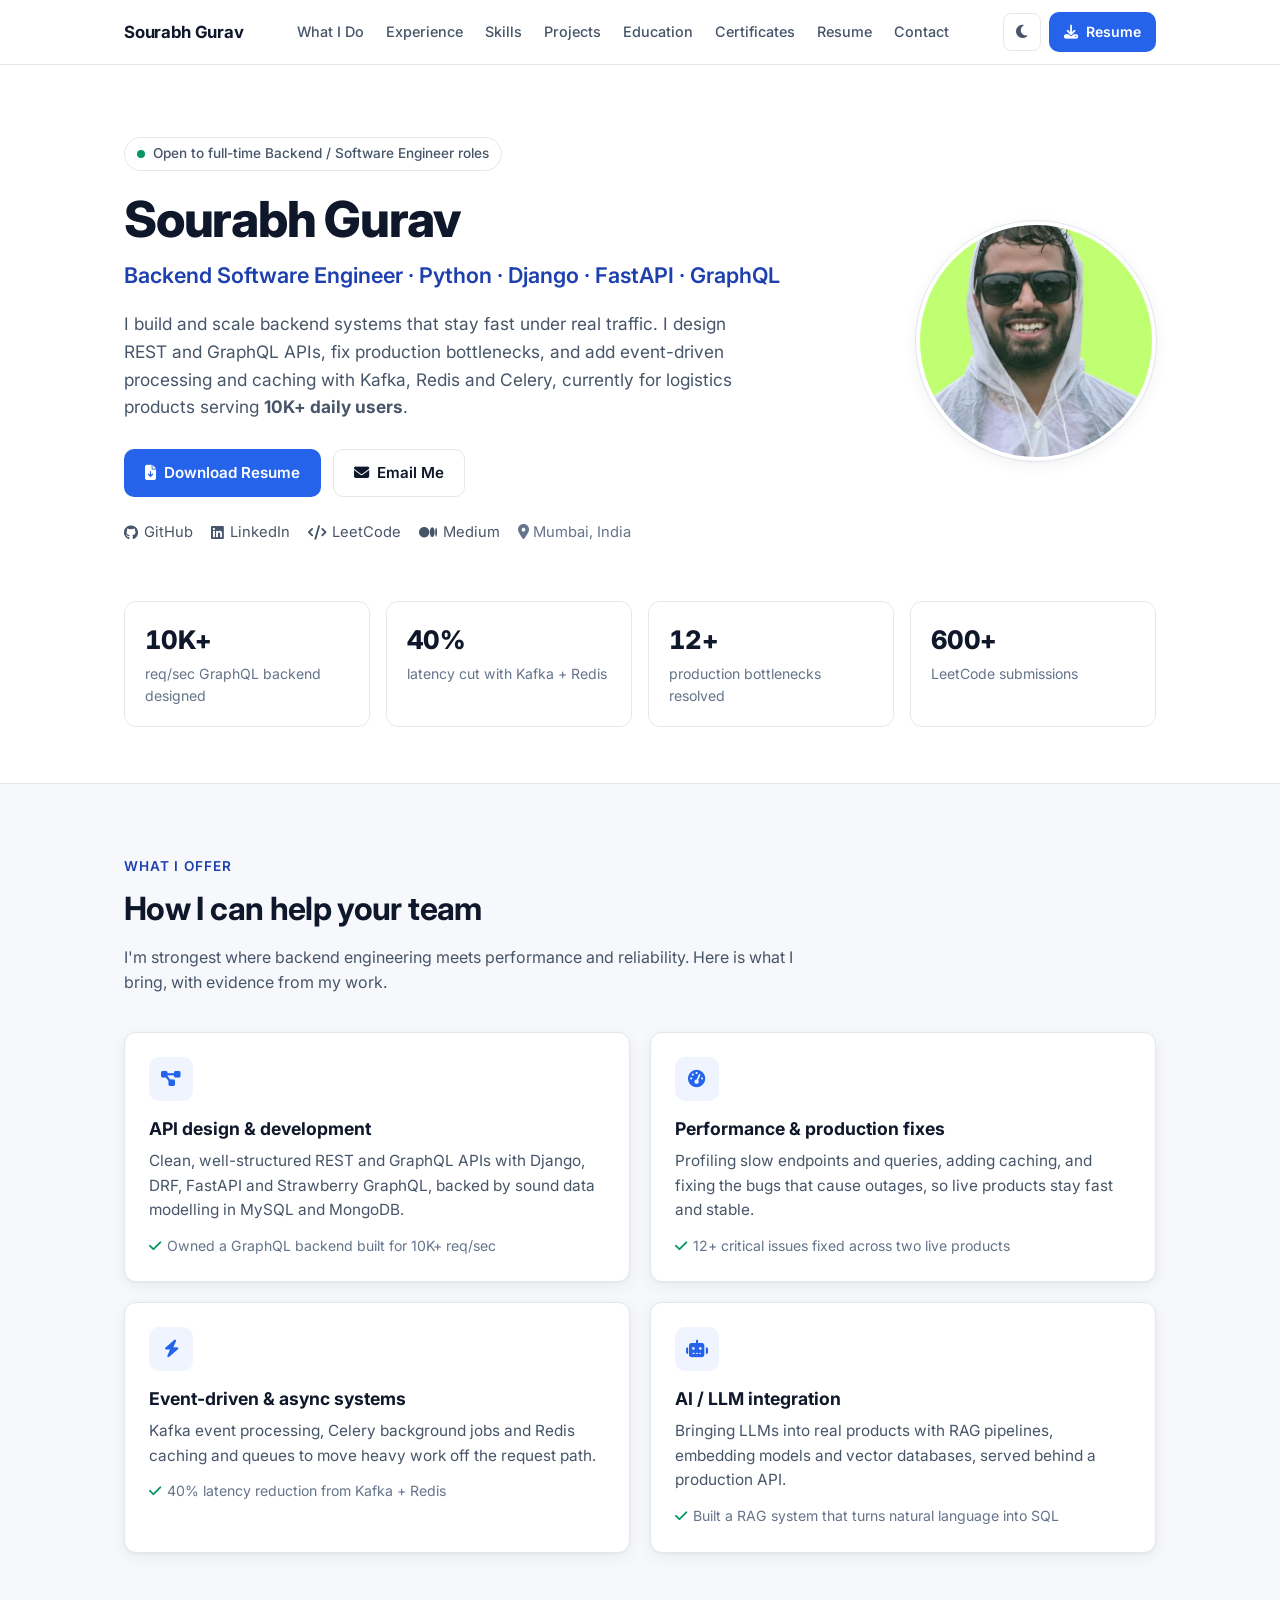
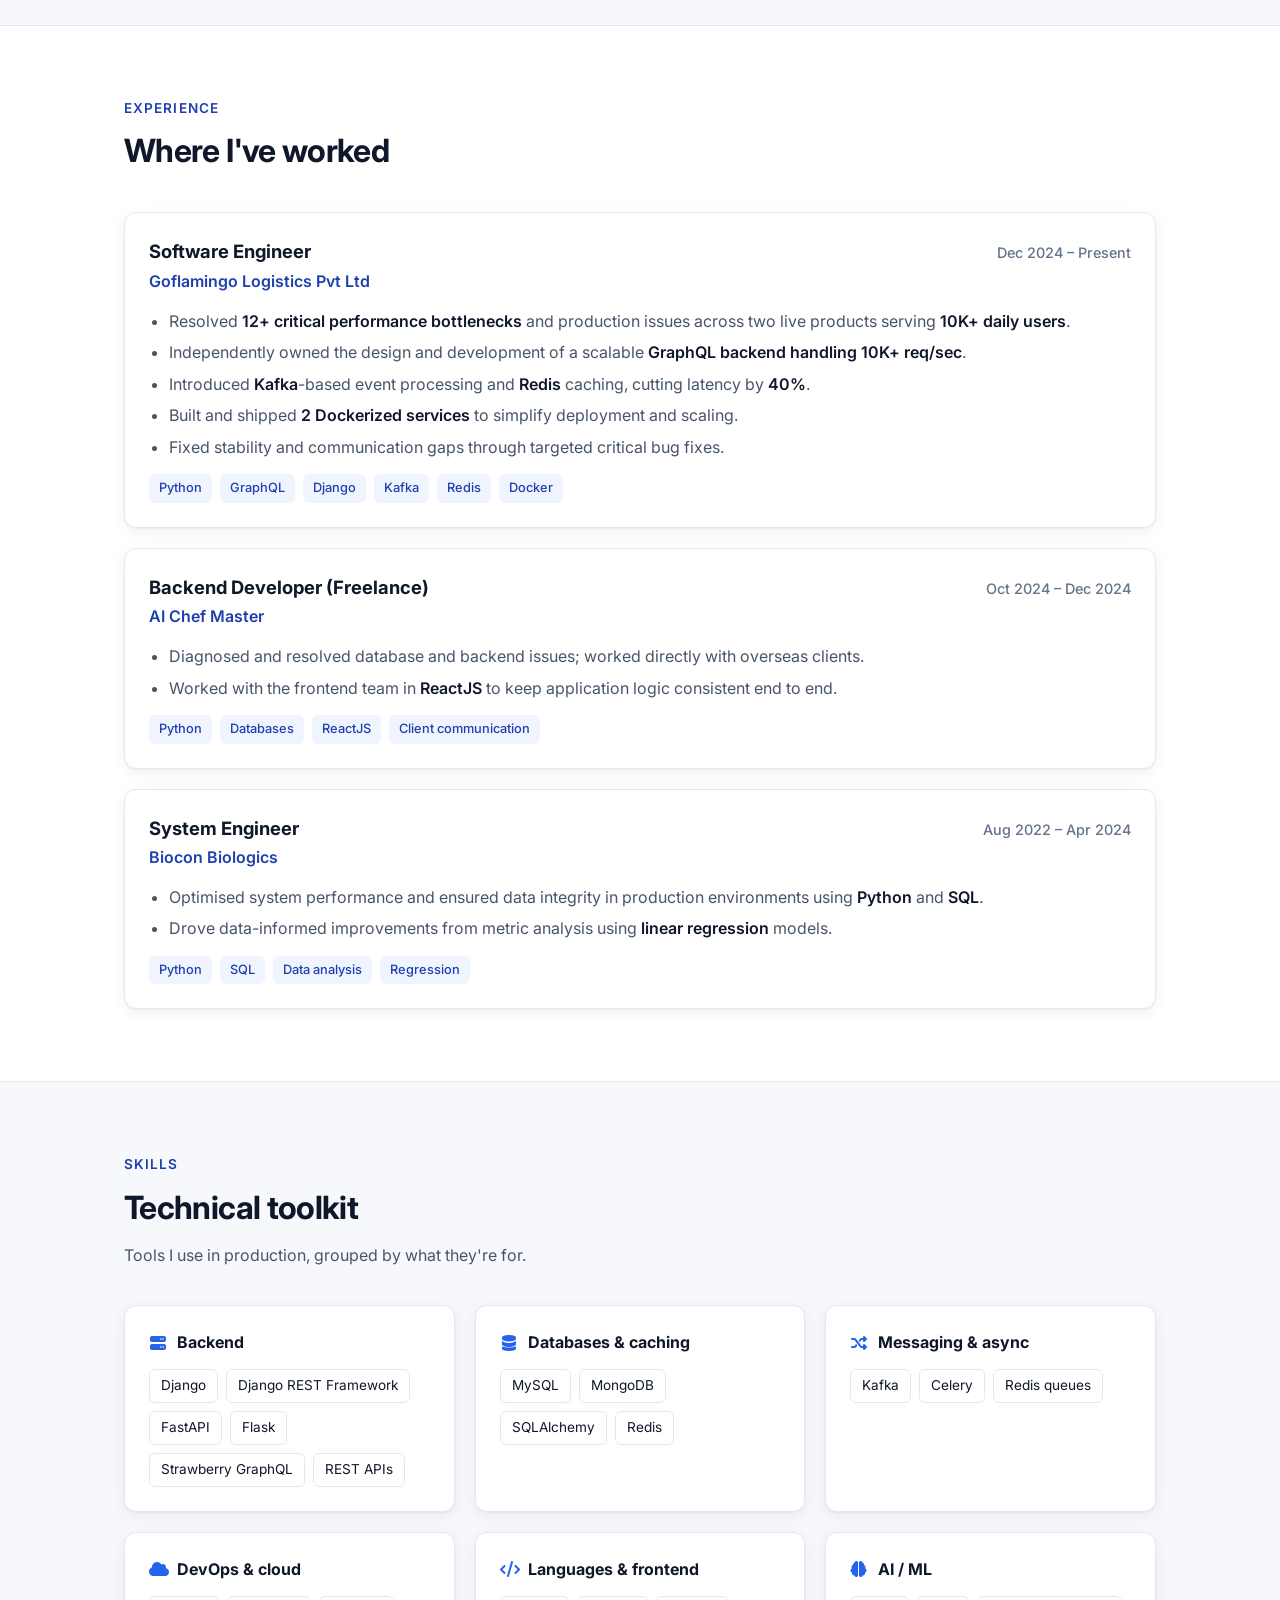
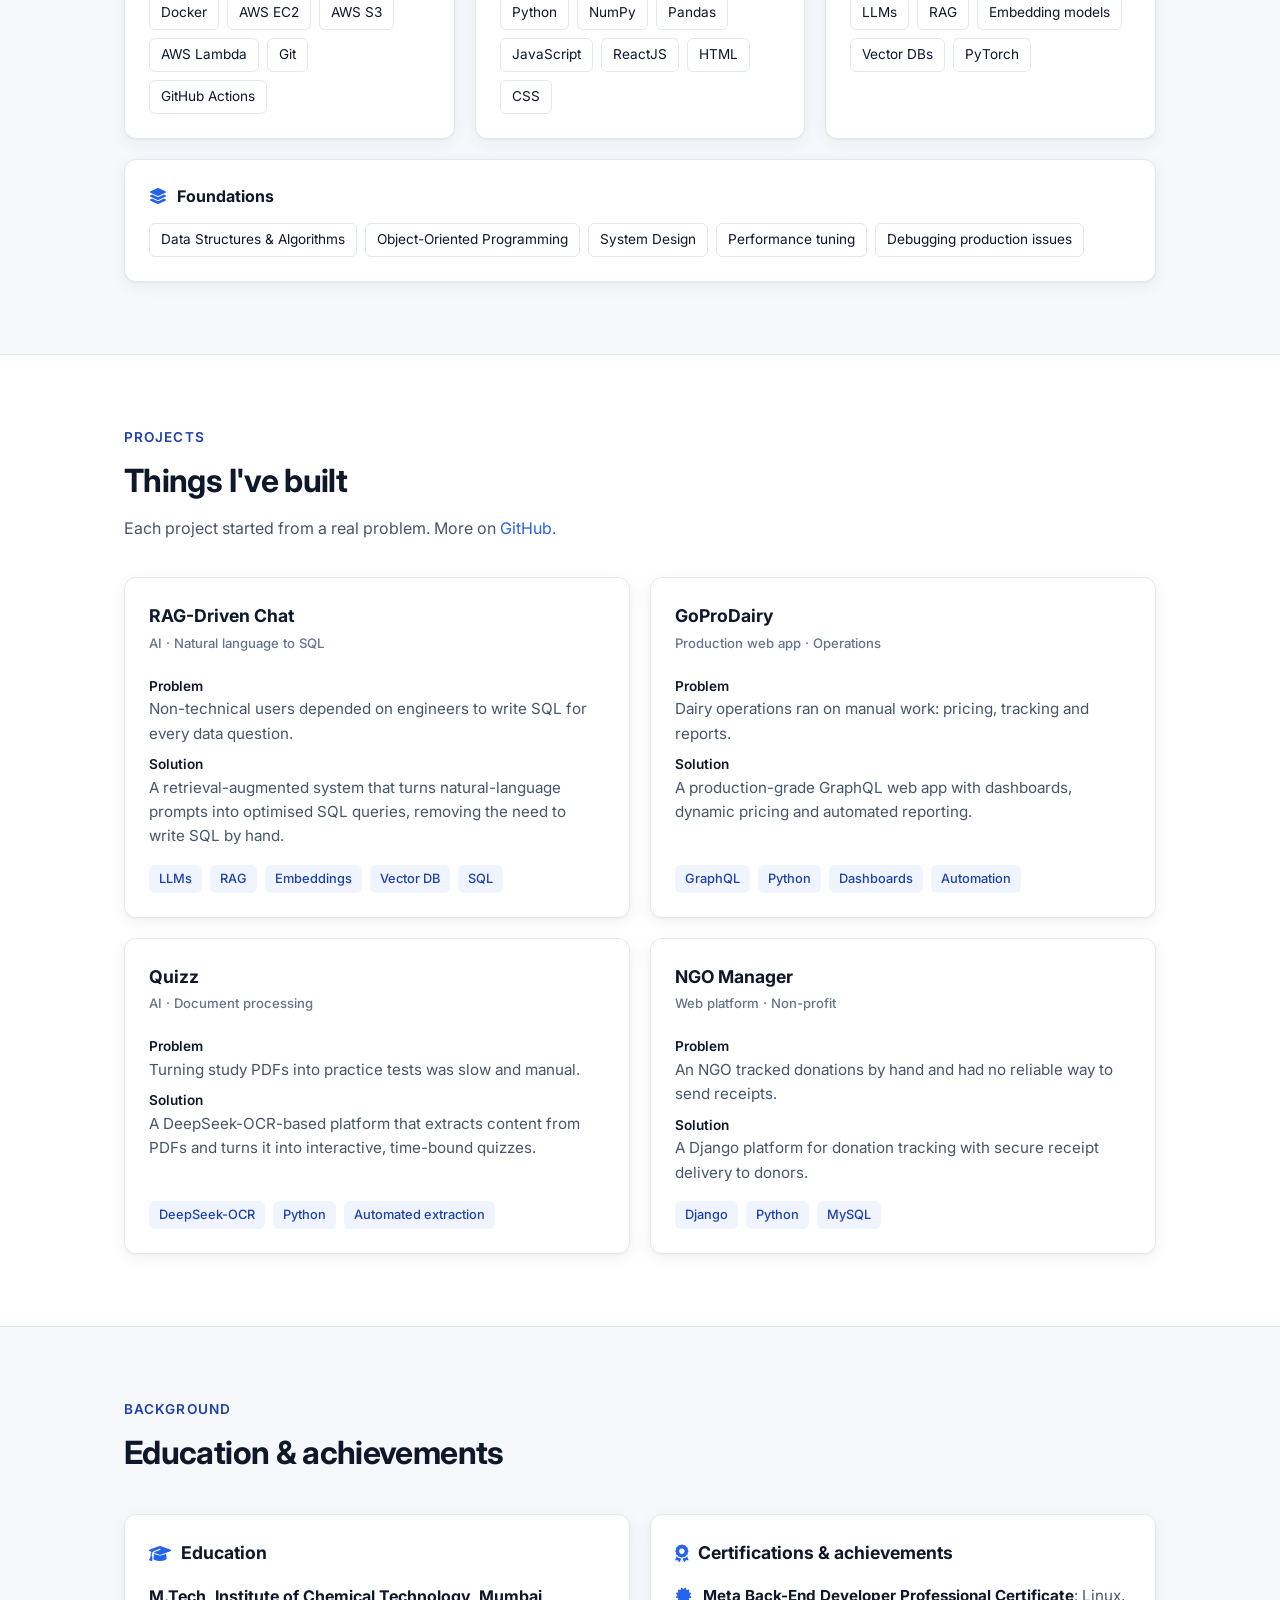
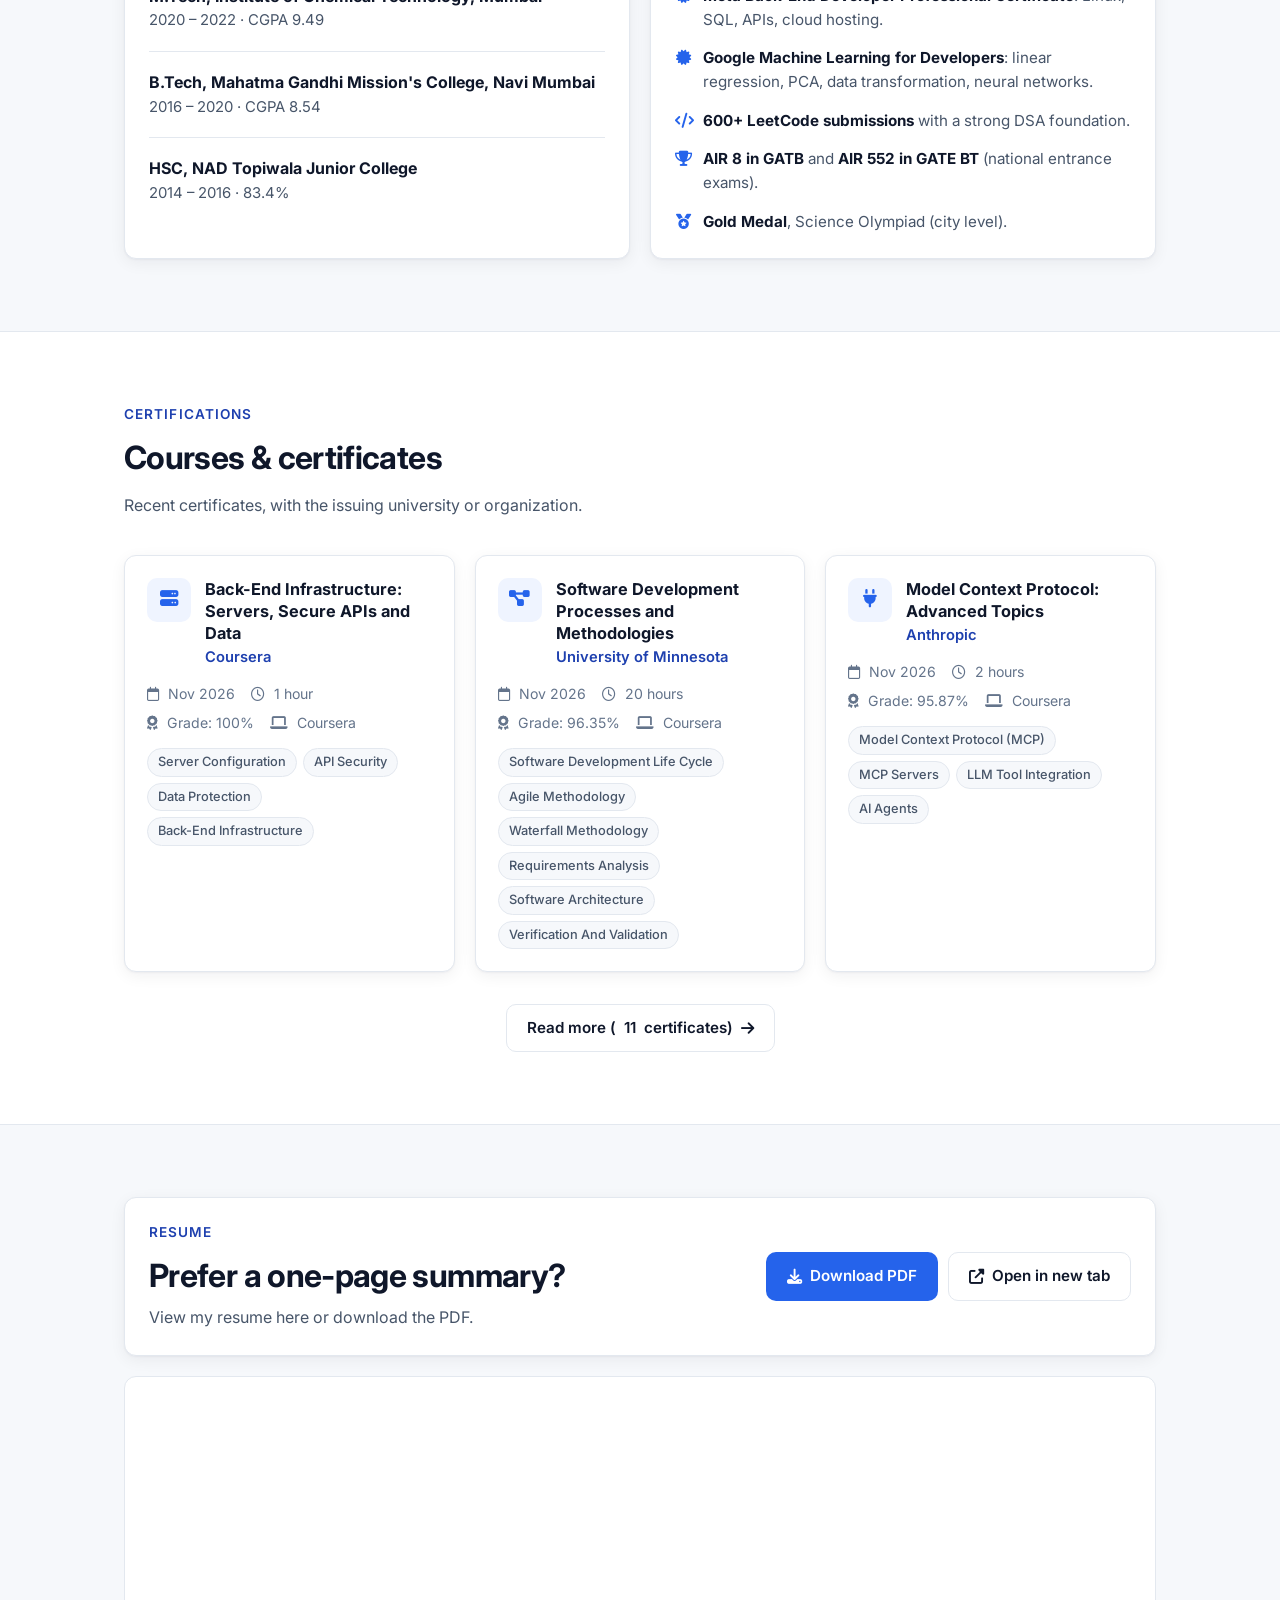
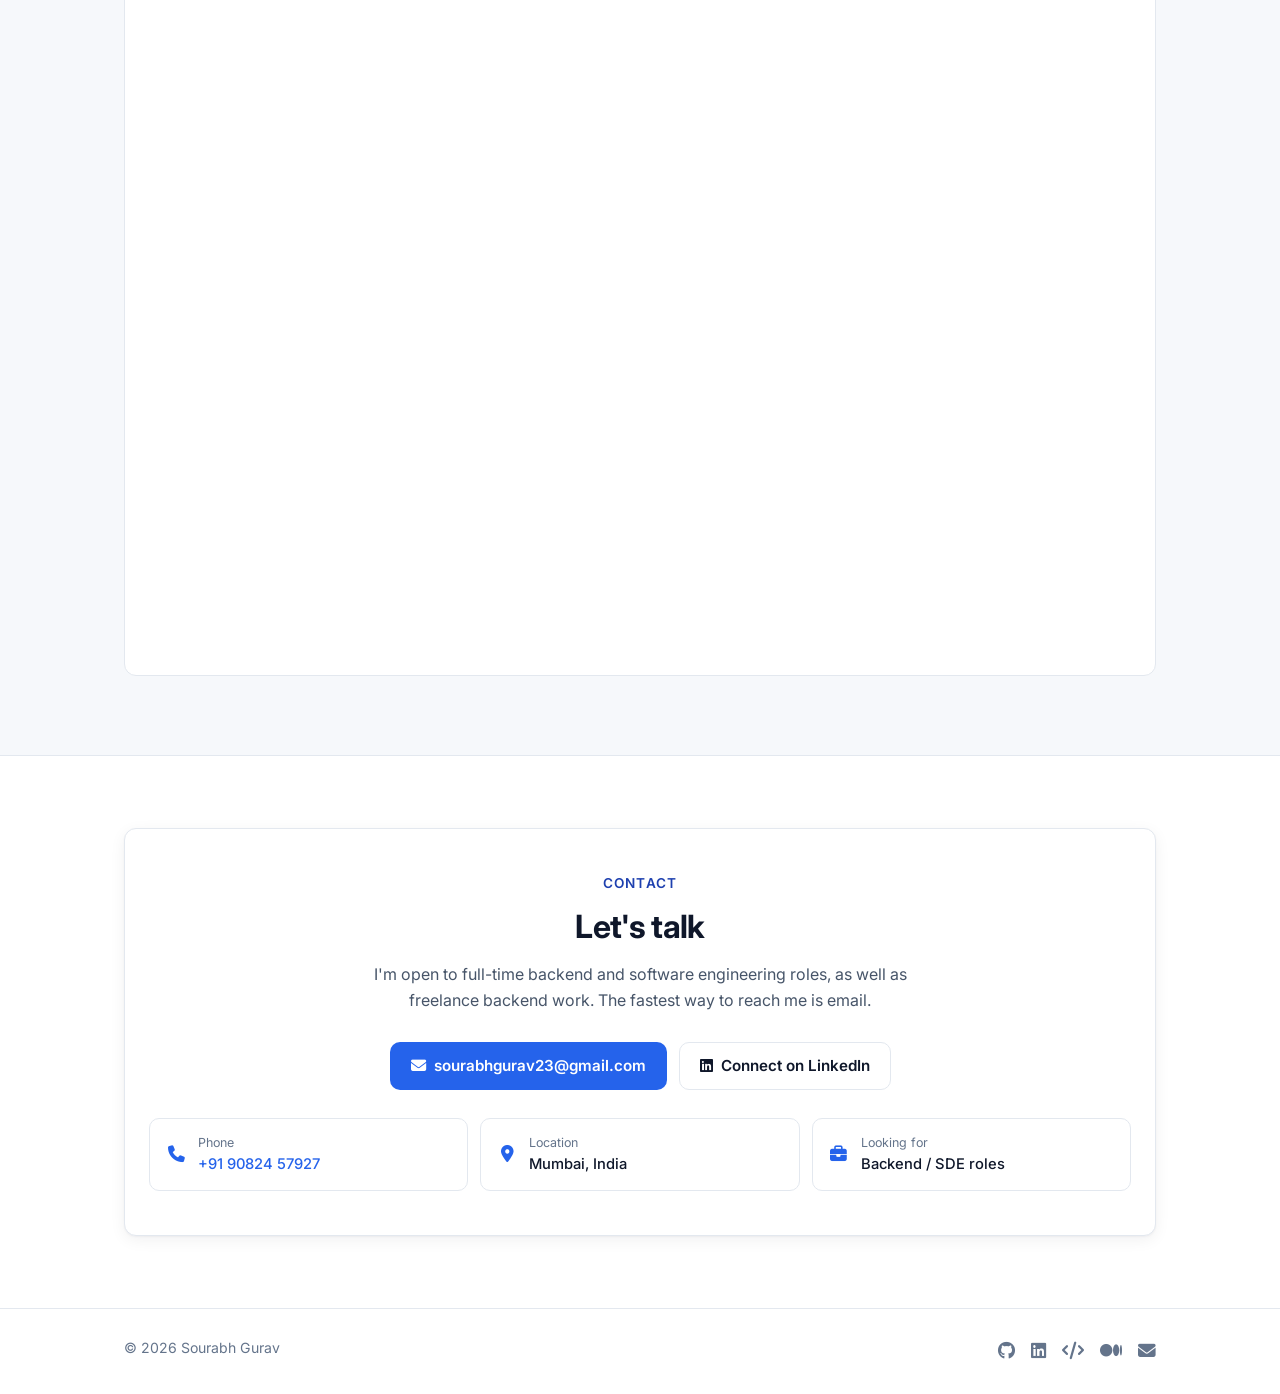
<file: index.html>
<!DOCTYPE html>
<html lang="en">
<head>
    <meta charset="UTF-8">
    <meta name="viewport" content="width=device-width, initial-scale=1.0">
    <title>Sourabh Gurav · Backend Software Engineer</title>
    <meta name="description" content="Sourabh Gurav — Backend Software Engineer in Mumbai. Python, Django, FastAPI, GraphQL, Kafka, Redis and Docker. Builds scalable, high-performance APIs serving 10K+ daily users.">
    <meta name="keywords" content="Backend Engineer, Software Engineer, Python Developer, Django, FastAPI, GraphQL, Kafka, Redis, Celery, Docker, AWS, RAG, LLM, Mumbai">
    <meta name="author" content="Sourabh Gurav">
    <link rel="canonical" href="https://sougur.github.io/">
    <meta property="og:type" content="website">
    <meta property="og:site_name" content="Sourabh Gurav">
    <meta property="og:title" content="Sourabh Gurav · Backend Software Engineer">
    <meta property="og:description" content="Python backend engineer building scalable REST &amp; GraphQL APIs with Django, FastAPI, Kafka and Redis. Portfolio, projects and resume.">
    <meta property="og:url" content="https://sougur.github.io/">
    <meta name="image" property="og:image" content="https://sougur.github.io/images/og-card.jpg">
    <meta property="og:image:secure_url" content="https://sougur.github.io/images/og-card.jpg">
    <meta property="og:image:type" content="image/jpeg">
    <meta property="og:image:width" content="1200">
    <meta property="og:image:height" content="627">
    <meta property="og:image:alt" content="Sourabh Gurav – Backend Software Engineer">
    <meta name="twitter:card" content="summary_large_image">
    <meta name="twitter:title" content="Sourabh Gurav · Backend Software Engineer">
    <meta name="twitter:description" content="Python backend engineer building scalable REST &amp; GraphQL APIs with Django, FastAPI, Kafka and Redis.">
    <meta name="twitter:image" content="https://sougur.github.io/images/og-card.jpg">
    <link rel="icon" href="images/favicon.png">
    <link rel="stylesheet" href="https://cdnjs.cloudflare.com/ajax/libs/font-awesome/6.4.0/css/all.min.css">
    <link rel="preconnect" href="https://fonts.googleapis.com">
    <link rel="preconnect" href="https://fonts.gstatic.com" crossorigin>
    <link href="https://fonts.googleapis.com/css2?family=Inter:wght@400;500;600;700;800&display=swap" rel="stylesheet">
    <link rel="stylesheet" href="css/certificates.css">
    <style>
        * { margin: 0; padding: 0; box-sizing: border-box; }

        :root {
            --bg: #ffffff;
            --bg-alt: #f6f8fb;
            --surface: #ffffff;
            --border: #e3e8ef;
            --text: #0f172a;
            --text-muted: #475569;
            --text-soft: #64748b;
            --accent: #2563eb;
            --accent-hover: #1d4ed8;
            --accent-soft: #eff4ff;
            --accent-text: #1e40af;
            --success: #059669;
            --shadow: 0 1px 2px rgba(15, 23, 42, 0.04), 0 4px 16px rgba(15, 23, 42, 0.06);
            --radius: 12px;
            --nav-bg: rgba(255, 255, 255, 0.9);
        }

        @media (prefers-color-scheme: dark) {
            :root:not([data-theme="light"]) {
                --bg: #0b1120;
                --bg-alt: #0f172a;
                --surface: #131c31;
                --border: #1f2a44;
                --text: #e6ebf5;
                --text-muted: #a5b1c7;
                --text-soft: #8291ab;
                --accent: #60a5fa;
                --accent-hover: #93c5fd;
                --accent-soft: #15233f;
                --accent-text: #93c5fd;
                --success: #34d399;
                --shadow: 0 1px 2px rgba(0, 0, 0, 0.3), 0 4px 16px rgba(0, 0, 0, 0.25);
                --nav-bg: rgba(11, 17, 32, 0.9);
            }
        }

        :root[data-theme="dark"] {
            --bg: #0b1120;
            --bg-alt: #0f172a;
            --surface: #131c31;
            --border: #1f2a44;
            --text: #e6ebf5;
            --text-muted: #a5b1c7;
            --text-soft: #8291ab;
            --accent: #60a5fa;
            --accent-hover: #93c5fd;
            --accent-soft: #15233f;
            --accent-text: #93c5fd;
            --success: #34d399;
            --shadow: 0 1px 2px rgba(0, 0, 0, 0.3), 0 4px 16px rgba(0, 0, 0, 0.25);
            --nav-bg: rgba(11, 17, 32, 0.9);
        }

        html { scroll-behavior: smooth; scroll-padding-top: 72px; }

        body {
            font-family: 'Inter', -apple-system, BlinkMacSystemFont, 'Segoe UI', sans-serif;
            background: var(--bg);
            color: var(--text);
            line-height: 1.6;
            font-size: 16px;
            -webkit-font-smoothing: antialiased;
        }

        a { color: var(--accent); text-decoration: none; }
        a:hover { color: var(--accent-hover); }

        .container { max-width: 1080px; margin: 0 auto; padding: 0 16px; }
        @media (min-width: 640px) { .container { padding: 0 24px; } }

        /* ---------- Navigation ---------- */
        header {
            position: sticky; top: 0; z-index: 100;
            background: var(--nav-bg);
            backdrop-filter: blur(10px);
            -webkit-backdrop-filter: blur(10px);
            border-bottom: 1px solid var(--border);
        }
        nav { display: flex; align-items: center; justify-content: space-between; height: 64px; gap: 16px; }
        .logo { font-weight: 700; font-size: 1.05rem; color: var(--text); letter-spacing: -0.01em; white-space: nowrap; flex-shrink: 0; }
        .logo:hover { color: var(--text); }
        .nav-links { display: flex; list-style: none; gap: 2px; align-items: center; }
        .nav-links a {
            color: var(--text-muted); font-size: 0.9rem; font-weight: 500;
            padding: 8px 10px; border-radius: 8px; white-space: nowrap;
        }
        .nav-links a:hover { color: var(--text); background: var(--bg-alt); }
        .nav-actions { display: flex; align-items: center; gap: 8px; flex-shrink: 0; }
        .icon-btn {
            width: 38px; height: 38px; border-radius: 8px; border: 1px solid var(--border);
            background: var(--surface); color: var(--text-muted); cursor: pointer;
            display: inline-flex; align-items: center; justify-content: center; font-size: 0.95rem;
        }
        .icon-btn:hover { color: var(--text); }
        .menu-btn { display: none; }

        @media (max-width: 1100px) {
            .menu-btn { display: inline-flex; }
            .nav-links {
                display: none; position: absolute; top: 64px; left: 0; right: 0;
                flex-direction: column; align-items: stretch; gap: 0;
                background: var(--bg); border-bottom: 1px solid var(--border); padding: 8px 16px 16px;
            }
            .nav-links.open { display: flex; }
            .nav-links a { display: block; padding: 12px; }
        }

        /* ---------- Buttons ---------- */
        .btn {
            display: inline-flex; align-items: center; gap: 8px;
            padding: 11px 20px; border-radius: 10px; font-weight: 600; font-size: 0.95rem;
            border: 1px solid transparent; transition: background 0.2s, border-color 0.2s, color 0.2s;
            cursor: pointer;
        }
        .btn-primary { background: var(--accent); color: #fff; }
        .btn-primary:hover { background: var(--accent-hover); color: #fff; }
        :root[data-theme="dark"] .btn-primary,
        :root[data-theme="dark"] .btn-primary:hover { color: #0b1120; }
        @media (prefers-color-scheme: dark) {
            :root:not([data-theme="light"]) .btn-primary,
            :root:not([data-theme="light"]) .btn-primary:hover { color: #0b1120; }
        }
        .btn-outline { border-color: var(--border); color: var(--text); background: var(--surface); }
        .btn-outline:hover { border-color: var(--accent); color: var(--accent); }
        .btn-sm { padding: 8px 14px; font-size: 0.88rem; }

        /* ---------- Hero ---------- */
        #hero { padding: 72px 0 56px; }
        .hero-grid { display: grid; grid-template-columns: 1fr auto; gap: 48px; align-items: center; }
        .status {
            display: inline-flex; align-items: center; gap: 8px;
            font-size: 0.85rem; font-weight: 500; color: var(--text-muted);
            border: 1px solid var(--border); border-radius: 999px; padding: 5px 12px; margin-bottom: 20px;
            background: var(--surface);
        }
        .status .dot { width: 8px; height: 8px; border-radius: 50%; background: var(--success); }
        h1 { font-size: clamp(2.1rem, 5vw, 3.1rem); line-height: 1.15; letter-spacing: -0.025em; font-weight: 800; }
        .role { font-size: clamp(1.1rem, 2.4vw, 1.35rem); color: var(--accent-text); font-weight: 600; margin-top: 10px; }
        .pitch { color: var(--text-muted); font-size: 1.08rem; margin-top: 18px; max-width: 620px; }
        .hero-btns { display: flex; flex-wrap: wrap; gap: 12px; margin-top: 28px; }
        .hero-links { display: flex; flex-wrap: wrap; gap: 6px 18px; margin-top: 24px; font-size: 0.92rem; }
        .hero-links a { color: var(--text-muted); display: inline-flex; align-items: center; gap: 6px; }
        .hero-links a:hover { color: var(--accent); }
        .hero-photo {
            width: 240px; height: 240px; border-radius: 50%; object-fit: cover; object-position: center;
            border: 4px solid var(--surface); outline: 1px solid var(--border); background: var(--bg-alt); box-shadow: var(--shadow);
        }

        .stats { display: grid; grid-template-columns: repeat(4, 1fr); gap: 16px; margin-top: 56px; }
        .stat {
            background: var(--surface); border: 1px solid var(--border); border-radius: var(--radius);
            padding: 18px 20px;
        }
        .stat-value { font-size: 1.6rem; font-weight: 800; letter-spacing: -0.02em; font-variant-numeric: tabular-nums; }
        .stat-label { color: var(--text-soft); font-size: 0.88rem; margin-top: 2px; }

        @media (max-width: 760px) {
            #hero { padding: 40px 0 40px; }
            .hero-grid { grid-template-columns: 1fr; gap: 28px; }
            .hero-photo { width: 120px; height: 120px; order: -1; }
            .stats { grid-template-columns: repeat(2, 1fr); margin-top: 36px; }
        }

        /* ---------- Sections ---------- */
        section { padding: 72px 0; }
        section.alt { background: var(--bg-alt); border-top: 1px solid var(--border); border-bottom: 1px solid var(--border); }
        .eyebrow { color: var(--accent-text); font-weight: 600; font-size: 0.85rem; text-transform: uppercase; letter-spacing: 0.08em; }
        h2 { font-size: clamp(1.6rem, 3.4vw, 2rem); letter-spacing: -0.02em; margin-top: 6px; }
        .section-intro { color: var(--text-muted); margin-top: 10px; max-width: 680px; }
        .section-head { margin-bottom: 36px; }
        @media (max-width: 760px) { section { padding: 52px 0; } }

        .card {
            background: var(--surface); border: 1px solid var(--border); border-radius: var(--radius);
            padding: 24px; box-shadow: var(--shadow);
        }

        /* ---------- What I offer ---------- */
        .offer-grid { display: grid; grid-template-columns: repeat(2, 1fr); gap: 20px; }
        .offer-icon {
            width: 44px; height: 44px; border-radius: 10px; background: var(--accent-soft); color: var(--accent);
            display: flex; align-items: center; justify-content: center; font-size: 1.1rem; margin-bottom: 14px;
        }
        .offer-grid h3 { font-size: 1.1rem; margin-bottom: 6px; }
        .offer-grid p { color: var(--text-muted); font-size: 0.96rem; }
        .offer-grid .proof { margin-top: 12px; font-size: 0.88rem; color: var(--text-soft); }
        .offer-grid .proof i { color: var(--success); margin-right: 6px; }
        @media (max-width: 760px) { .offer-grid { grid-template-columns: 1fr; } }

        /* ---------- Experience ---------- */
        .timeline { display: flex; flex-direction: column; gap: 20px; }
        .job-head { display: flex; justify-content: space-between; gap: 8px 16px; flex-wrap: wrap; align-items: baseline; }
        .job-title { font-size: 1.15rem; }
        .job-company { color: var(--accent-text); font-weight: 600; margin-top: 2px; }
        .job-date { color: var(--text-soft); font-size: 0.9rem; font-weight: 500; white-space: nowrap; }
        .job ul { margin-top: 14px; padding-left: 20px; color: var(--text-muted); }
        .job li { margin-bottom: 6px; }
        .job li strong { color: var(--text); font-weight: 600; }
        .tags { display: flex; flex-wrap: wrap; gap: 8px; margin-top: 14px; }
        .tag {
            font-size: 0.8rem; font-weight: 500; padding: 4px 10px; border-radius: 6px;
            background: var(--accent-soft); color: var(--accent-text);
        }

        /* ---------- Skills ---------- */
        .skills-grid { display: grid; grid-template-columns: repeat(3, 1fr); gap: 20px; }
        .skills-grid h3 { font-size: 1rem; display: flex; align-items: center; gap: 10px; }
        .skills-grid h3 i { color: var(--accent); width: 18px; text-align: center; }
        .skill-list { display: flex; flex-wrap: wrap; gap: 8px; margin-top: 14px; }
        .skill {
            font-size: 0.85rem; padding: 5px 11px; border-radius: 6px;
            border: 1px solid var(--border); color: var(--text); background: var(--bg);
        }
        @media (max-width: 900px) { .skills-grid { grid-template-columns: repeat(2, 1fr); } }
        @media (max-width: 600px) { .skills-grid { grid-template-columns: 1fr; } }

        /* ---------- Projects ---------- */
        .projects-grid { display: grid; grid-template-columns: repeat(2, 1fr); gap: 20px; }
        .project { display: flex; flex-direction: column; }
        .project h3 { font-size: 1.1rem; }
        .project .label { font-size: 0.82rem; color: var(--text-soft); font-weight: 500; margin-top: 2px; }
        .project dl { margin-top: 14px; color: var(--text-muted); font-size: 0.95rem; }
        .project dt { font-weight: 600; color: var(--text); font-size: 0.85rem; margin-top: 8px; }
        .project .tags { margin-top: auto; padding-top: 16px; }
        @media (max-width: 760px) { .projects-grid { grid-template-columns: 1fr; } }

        /* ---------- Education & achievements ---------- */
        .two-col { display: grid; grid-template-columns: 1fr 1fr; gap: 20px; }
        .edu-item + .edu-item { margin-top: 18px; padding-top: 18px; border-top: 1px solid var(--border); }
        .edu-item h4 { font-size: 1rem; }
        .edu-item p { color: var(--text-muted); font-size: 0.93rem; }
        .edu-meta { color: var(--text-soft); font-size: 0.88rem; }
        .two-col h3 { font-size: 1.1rem; margin-bottom: 16px; display: flex; gap: 10px; align-items: center; }
        .two-col h3 i { color: var(--accent); }
        .ach-list { list-style: none; display: flex; flex-direction: column; gap: 14px; }
        .ach-list li { display: flex; gap: 12px; color: var(--text-muted); font-size: 0.95rem; }
        .ach-list li i { color: var(--accent); margin-top: 4px; width: 16px; text-align: center; flex-shrink: 0; }
        .ach-list strong { color: var(--text); }
        @media (max-width: 760px) { .two-col { grid-template-columns: 1fr; } }

        /* ---------- Resume ---------- */
        .resume-card { display: flex; align-items: center; justify-content: space-between; gap: 20px; flex-wrap: wrap; }
        .resume-card p { color: var(--text-muted); margin-top: 4px; }
        .resume-actions { display: flex; gap: 10px; flex-wrap: wrap; }
        .resume-frame {
            width: 100%; height: 900px; margin-top: 20px; border: 1px solid var(--border);
            border-radius: var(--radius); background: var(--surface);
        }
        @media (max-width: 760px) { .resume-frame { display: none; } }

        /* ---------- Contact ---------- */
        .contact-card { text-align: center; padding: 44px 24px; }
        .contact-card p { color: var(--text-muted); max-width: 560px; margin: 10px auto 0; }
        .contact-card .hero-btns { justify-content: center; }
        .contact-grid { display: grid; grid-template-columns: repeat(3, 1fr); gap: 12px; margin-top: 28px; text-align: left; }
        .contact-item {
            display: flex; align-items: center; gap: 12px; padding: 14px 16px;
            border: 1px solid var(--border); border-radius: 10px; background: var(--bg); min-width: 0;
        }
        .contact-item i { color: var(--accent); font-size: 1.05rem; width: 20px; text-align: center; }
        .contact-item .k { font-size: 0.78rem; color: var(--text-soft); }
        .contact-item .v { font-size: 0.92rem; color: var(--text); font-weight: 500; overflow-wrap: anywhere; }
        @media (max-width: 760px) { .contact-grid { grid-template-columns: 1fr; } }

        footer { padding: 28px 0; border-top: 1px solid var(--border); color: var(--text-soft); font-size: 0.88rem; }
        footer .container { display: flex; justify-content: space-between; gap: 12px; flex-wrap: wrap; }
        footer .social { display: flex; gap: 16px; }
        footer .social a { color: var(--text-soft); font-size: 1.1rem; }
        footer .social a:hover { color: var(--accent); }
    </style>
</head>
<body>

<header>
    <div class="container">
        <nav>
            <a href="#hero" class="logo">Sourabh Gurav</a>
            <ul class="nav-links" id="navLinks">
                <li><a href="#offer">What I Do</a></li>
                <li><a href="#experience">Experience</a></li>
                <li><a href="#skills">Skills</a></li>
                <li><a href="#projects">Projects</a></li>
                <li><a href="#education">Education</a></li>
                <li><a href="#certifications">Certificates</a></li>
                <li><a href="#resume">Resume</a></li>
                <li><a href="#contact">Contact</a></li>
            </ul>
            <div class="nav-actions">
                <button class="icon-btn" id="themeToggle" aria-label="Toggle dark mode"><i class="fas fa-moon"></i></button>
                <a class="btn btn-primary btn-sm" href="resume/Sourabh_Gurav_Resume.pdf" download><i class="fas fa-download"></i> Resume</a>
                <button class="icon-btn menu-btn" id="menuBtn" aria-label="Open menu"><i class="fas fa-bars"></i></button>
            </div>
        </nav>
    </div>
</header>

<main>
    <!-- Hero -->
    <section id="hero">
        <div class="container">
            <div class="hero-grid">
                <div>
                    <div class="status"><span class="dot"></span> Open to full-time Backend / Software Engineer roles</div>
                    <h1>Sourabh Gurav</h1>
                    <p class="role">Backend Software Engineer · Python · Django · FastAPI · GraphQL</p>
                    <p class="pitch">
                        I build and scale backend systems that stay fast under real traffic. I design REST and GraphQL APIs,
                        fix production bottlenecks, and add event-driven processing and caching with Kafka, Redis and Celery,
                        currently for logistics products serving <strong>10K+ daily users</strong>.
                    </p>
                    <div class="hero-btns">
                        <a href="resume/Sourabh_Gurav_Resume.pdf" class="btn btn-primary" download><i class="fas fa-file-arrow-down"></i> Download Resume</a>
                        <a href="mailto:sourabhgurav23@gmail.com" class="btn btn-outline"><i class="fas fa-envelope"></i> Email Me</a>
                    </div>
                    <div class="hero-links">
                        <a href="https://github.com/SOUGUR" target="_blank" rel="noopener"><i class="fab fa-github"></i> GitHub</a>
                        <a href="https://www.linkedin.com/in/sourabhsantosh/" target="_blank" rel="noopener"><i class="fab fa-linkedin"></i> LinkedIn</a>
                        <a href="https://leetcode.com/u/sourabhgurav23/" target="_blank" rel="noopener"><i class="fas fa-code"></i> LeetCode</a>
                        <a href="https://medium.com/@Sourabh_Gurav" target="_blank" rel="noopener"><i class="fab fa-medium"></i> Medium</a>
                        <span style="color: var(--text-soft);"><i class="fas fa-location-dot"></i> Mumbai, India</span>
                    </div>
                </div>
                <img src="images/sourabh-avatar.jpg" alt="Portrait of Sourabh Gurav" class="hero-photo" width="240" height="240">
            </div>

            <div class="stats">
                <div class="stat"><div class="stat-value">10K+</div><div class="stat-label">req/sec GraphQL backend designed</div></div>
                <div class="stat"><div class="stat-value">40%</div><div class="stat-label">latency cut with Kafka + Redis</div></div>
                <div class="stat"><div class="stat-value">12+</div><div class="stat-label">production bottlenecks resolved</div></div>
                <div class="stat"><div class="stat-value">600+</div><div class="stat-label">LeetCode submissions</div></div>
            </div>
        </div>
    </section>

    <!-- What I offer -->
    <section id="offer" class="alt">
        <div class="container">
            <div class="section-head">
                <div class="eyebrow">What I offer</div>
                <h2>How I can help your team</h2>
                <p class="section-intro">I'm strongest where backend engineering meets performance and reliability. Here is what I bring, with evidence from my work.</p>
            </div>
            <div class="offer-grid">
                <div class="card">
                    <div class="offer-icon"><i class="fas fa-diagram-project"></i></div>
                    <h3>API design &amp; development</h3>
                    <p>Clean, well-structured REST and GraphQL APIs with Django, DRF, FastAPI and Strawberry GraphQL, backed by sound data modelling in MySQL and MongoDB.</p>
                    <p class="proof"><i class="fas fa-check"></i>Owned a GraphQL backend built for 10K+ req/sec</p>
                </div>
                <div class="card">
                    <div class="offer-icon"><i class="fas fa-gauge-high"></i></div>
                    <h3>Performance &amp; production fixes</h3>
                    <p>Profiling slow endpoints and queries, adding caching, and fixing the bugs that cause outages, so live products stay fast and stable.</p>
                    <p class="proof"><i class="fas fa-check"></i>12+ critical issues fixed across two live products</p>
                </div>
                <div class="card">
                    <div class="offer-icon"><i class="fas fa-bolt"></i></div>
                    <h3>Event-driven &amp; async systems</h3>
                    <p>Kafka event processing, Celery background jobs and Redis caching and queues to move heavy work off the request path.</p>
                    <p class="proof"><i class="fas fa-check"></i>40% latency reduction from Kafka + Redis</p>
                </div>
                <div class="card">
                    <div class="offer-icon"><i class="fas fa-robot"></i></div>
                    <h3>AI / LLM integration</h3>
                    <p>Bringing LLMs into real products with RAG pipelines, embedding models and vector databases, served behind a production API.</p>
                    <p class="proof"><i class="fas fa-check"></i>Built a RAG system that turns natural language into SQL</p>
                </div>
            </div>
        </div>
    </section>

    <!-- Experience -->
    <section id="experience">
        <div class="container">
            <div class="section-head">
                <div class="eyebrow">Experience</div>
                <h2>Where I've worked</h2>
            </div>
            <div class="timeline">
                <article class="card job">
                    <div class="job-head">
                        <div>
                            <h3 class="job-title">Software Engineer</h3>
                            <div class="job-company">Goflamingo Logistics Pvt Ltd</div>
                        </div>
                        <span class="job-date">Dec 2024 – Present</span>
                    </div>
                    <ul>
                        <li>Resolved <strong>12+ critical performance bottlenecks</strong> and production issues across two live products serving <strong>10K+ daily users</strong>.</li>
                        <li>Independently owned the design and development of a scalable <strong>GraphQL backend handling 10K+ req/sec</strong>.</li>
                        <li>Introduced <strong>Kafka</strong>-based event processing and <strong>Redis</strong> caching, cutting latency by <strong>40%</strong>.</li>
                        <li>Built and shipped <strong>2 Dockerized services</strong> to simplify deployment and scaling.</li>
                        <li>Fixed stability and communication gaps through targeted critical bug fixes.</li>
                    </ul>
                    <div class="tags">
                        <span class="tag">Python</span><span class="tag">GraphQL</span><span class="tag">Django</span><span class="tag">Kafka</span><span class="tag">Redis</span><span class="tag">Docker</span>
                    </div>
                </article>

                <article class="card job">
                    <div class="job-head">
                        <div>
                            <h3 class="job-title">Backend Developer (Freelance)</h3>
                            <div class="job-company">AI Chef Master</div>
                        </div>
                        <span class="job-date">Oct 2024 – Dec 2024</span>
                    </div>
                    <ul>
                        <li>Diagnosed and resolved database and backend issues; worked directly with overseas clients.</li>
                        <li>Worked with the frontend team in <strong>ReactJS</strong> to keep application logic consistent end to end.</li>
                    </ul>
                    <div class="tags">
                        <span class="tag">Python</span><span class="tag">Databases</span><span class="tag">ReactJS</span><span class="tag">Client communication</span>
                    </div>
                </article>

                <article class="card job">
                    <div class="job-head">
                        <div>
                            <h3 class="job-title">System Engineer</h3>
                            <div class="job-company">Biocon Biologics</div>
                        </div>
                        <span class="job-date">Aug 2022 – Apr 2024</span>
                    </div>
                    <ul>
                        <li>Optimised system performance and ensured data integrity in production environments using <strong>Python</strong> and <strong>SQL</strong>.</li>
                        <li>Drove data-informed improvements from metric analysis using <strong>linear regression</strong> models.</li>
                    </ul>
                    <div class="tags">
                        <span class="tag">Python</span><span class="tag">SQL</span><span class="tag">Data analysis</span><span class="tag">Regression</span>
                    </div>
                </article>
            </div>
        </div>
    </section>

    <!-- Skills -->
    <section id="skills" class="alt">
        <div class="container">
            <div class="section-head">
                <div class="eyebrow">Skills</div>
                <h2>Technical toolkit</h2>
                <p class="section-intro">Tools I use in production, grouped by what they're for.</p>
            </div>
            <div class="skills-grid">
                <div class="card">
                    <h3><i class="fas fa-server"></i> Backend</h3>
                    <div class="skill-list">
                        <span class="skill">Django</span><span class="skill">Django REST Framework</span><span class="skill">FastAPI</span><span class="skill">Flask</span><span class="skill">Strawberry GraphQL</span><span class="skill">REST APIs</span>
                    </div>
                </div>
                <div class="card">
                    <h3><i class="fas fa-database"></i> Databases &amp; caching</h3>
                    <div class="skill-list">
                        <span class="skill">MySQL</span><span class="skill">MongoDB</span><span class="skill">SQLAlchemy</span><span class="skill">Redis</span>
                    </div>
                </div>
                <div class="card">
                    <h3><i class="fas fa-shuffle"></i> Messaging &amp; async</h3>
                    <div class="skill-list">
                        <span class="skill">Kafka</span><span class="skill">Celery</span><span class="skill">Redis queues</span>
                    </div>
                </div>
                <div class="card">
                    <h3><i class="fas fa-cloud"></i> DevOps &amp; cloud</h3>
                    <div class="skill-list">
                        <span class="skill">Docker</span><span class="skill">AWS EC2</span><span class="skill">AWS S3</span><span class="skill">AWS Lambda</span><span class="skill">Git</span><span class="skill">GitHub Actions</span>
                    </div>
                </div>
                <div class="card">
                    <h3><i class="fas fa-code"></i> Languages &amp; frontend</h3>
                    <div class="skill-list">
                        <span class="skill">Python</span><span class="skill">NumPy</span><span class="skill">Pandas</span><span class="skill">JavaScript</span><span class="skill">ReactJS</span><span class="skill">HTML</span><span class="skill">CSS</span>
                    </div>
                </div>
                <div class="card">
                    <h3><i class="fas fa-brain"></i> AI / ML</h3>
                    <div class="skill-list">
                        <span class="skill">LLMs</span><span class="skill">RAG</span><span class="skill">Embedding models</span><span class="skill">Vector DBs</span><span class="skill">PyTorch</span>
                    </div>
                </div>
            </div>
            <div class="card" style="margin-top: 20px;">
                <h3 style="font-size: 1rem;"><i class="fas fa-layer-group" style="color: var(--accent); margin-right: 10px;"></i>Foundations</h3>
                <div class="skill-list">
                    <span class="skill">Data Structures &amp; Algorithms</span><span class="skill">Object-Oriented Programming</span><span class="skill">System Design</span><span class="skill">Performance tuning</span><span class="skill">Debugging production issues</span>
                </div>
            </div>
        </div>
    </section>

    <!-- Projects -->
    <section id="projects">
        <div class="container">
            <div class="section-head">
                <div class="eyebrow">Projects</div>
                <h2>Things I've built</h2>
                <p class="section-intro">Each project started from a real problem. More on <a href="https://github.com/SOUGUR" target="_blank" rel="noopener">GitHub</a>.</p>
            </div>
            <div class="projects-grid">
                <article class="card project">
                    <h3>RAG-Driven Chat</h3>
                    <div class="label">AI · Natural language to SQL</div>
                    <dl>
                        <dt>Problem</dt><dd>Non-technical users depended on engineers to write SQL for every data question.</dd>
                        <dt>Solution</dt><dd>A retrieval-augmented system that turns natural-language prompts into optimised SQL queries, removing the need to write SQL by hand.</dd>
                    </dl>
                    <div class="tags"><span class="tag">LLMs</span><span class="tag">RAG</span><span class="tag">Embeddings</span><span class="tag">Vector DB</span><span class="tag">SQL</span></div>
                </article>
                <article class="card project">
                    <h3>GoProDairy</h3>
                    <div class="label">Production web app · Operations</div>
                    <dl>
                        <dt>Problem</dt><dd>Dairy operations ran on manual work: pricing, tracking and reports.</dd>
                        <dt>Solution</dt><dd>A production-grade GraphQL web app with dashboards, dynamic pricing and automated reporting.</dd>
                    </dl>
                    <div class="tags"><span class="tag">GraphQL</span><span class="tag">Python</span><span class="tag">Dashboards</span><span class="tag">Automation</span></div>
                </article>
                <article class="card project">
                    <h3>Quizz</h3>
                    <div class="label">AI · Document processing</div>
                    <dl>
                        <dt>Problem</dt><dd>Turning study PDFs into practice tests was slow and manual.</dd>
                        <dt>Solution</dt><dd>A DeepSeek-OCR-based platform that extracts content from PDFs and turns it into interactive, time-bound quizzes.</dd>
                    </dl>
                    <div class="tags"><span class="tag">DeepSeek-OCR</span><span class="tag">Python</span><span class="tag">Automated extraction</span></div>
                </article>
                <article class="card project">
                    <h3>NGO Manager</h3>
                    <div class="label">Web platform · Non-profit</div>
                    <dl>
                        <dt>Problem</dt><dd>An NGO tracked donations by hand and had no reliable way to send receipts.</dd>
                        <dt>Solution</dt><dd>A Django platform for donation tracking with secure receipt delivery to donors.</dd>
                    </dl>
                    <div class="tags"><span class="tag">Django</span><span class="tag">Python</span><span class="tag">MySQL</span></div>
                </article>
            </div>
        </div>
    </section>

    <!-- Education & achievements -->
    <section id="education" class="alt">
        <div class="container">
            <div class="section-head">
                <div class="eyebrow">Background</div>
                <h2>Education &amp; achievements</h2>
            </div>
            <div class="two-col">
                <div class="card">
                    <h3><i class="fas fa-graduation-cap"></i> Education</h3>
                    <div class="edu-item">
                        <h4>M.Tech, Institute of Chemical Technology, Mumbai</h4>
                        <p class="edu-meta">2020 – 2022 · CGPA 9.49</p>
                    </div>
                    <div class="edu-item">
                        <h4>B.Tech, Mahatma Gandhi Mission's College, Navi Mumbai</h4>
                        <p class="edu-meta">2016 – 2020 · CGPA 8.54</p>
                    </div>
                    <div class="edu-item">
                        <h4>HSC, NAD Topiwala Junior College</h4>
                        <p class="edu-meta">2014 – 2016 · 83.4%</p>
                    </div>
                </div>
                <div class="card">
                    <h3><i class="fas fa-award"></i> Certifications &amp; achievements</h3>
                    <ul class="ach-list">
                        <li><i class="fas fa-certificate"></i><span><strong>Meta Back-End Developer Professional Certificate</strong>: Linux, SQL, APIs, cloud hosting.</span></li>
                        <li><i class="fas fa-certificate"></i><span><strong>Google Machine Learning for Developers</strong>: linear regression, PCA, data transformation, neural networks.</span></li>
                        <li><i class="fas fa-code"></i><span><strong>600+ LeetCode submissions</strong> with a strong DSA foundation.</span></li>
                        <li><i class="fas fa-trophy"></i><span><strong>AIR 8 in GATB</strong> and <strong>AIR 552 in GATE BT</strong> (national entrance exams).</span></li>
                        <li><i class="fas fa-medal"></i><span><strong>Gold Medal</strong>, Science Olympiad (city level).</span></li>
                    </ul>
                </div>
            </div>
        </div>
    </section>

    <!-- Certifications (cards rendered from js/certificates-data.js) -->
    <section id="certifications">
        <div class="container">
            <div class="section-head">
                <div class="eyebrow">Certifications</div>
                <h2>Courses &amp; certificates</h2>
                <p class="section-intro">Recent certificates, with the issuing university or organization.</p>
            </div>
            <div id="cert-preview" class="cert-grid" data-limit="3"></div>
            <div class="cert-more">
                <a href="certifications.html" class="btn btn-outline">
                    Read more (<span id="cert-total"></span> certificates) <i class="fas fa-arrow-right"></i>
                </a>
            </div>
        </div>
    </section>

    <!-- Resume -->
    <section id="resume" class="alt">
        <div class="container">
            <div class="card resume-card">
                <div>
                    <div class="eyebrow">Resume</div>
                    <h2>Prefer a one-page summary?</h2>
                    <p>View my resume here or download the PDF.</p>
                </div>
                <div class="resume-actions">
                    <a href="resume/Sourabh_Gurav_Resume.pdf" class="btn btn-primary" download><i class="fas fa-download"></i> Download PDF</a>
                    <a href="resume/Sourabh_Gurav_Resume.pdf" class="btn btn-outline" target="_blank" rel="noopener"><i class="fas fa-up-right-from-square"></i> Open in new tab</a>
                </div>
            </div>
            <iframe class="resume-frame" src="resume/Sourabh_Gurav_Resume.pdf#view=FitH" title="Sourabh Gurav resume" loading="lazy"></iframe>
        </div>
    </section>

    <!-- Contact -->
    <section id="contact">
        <div class="container">
            <div class="card contact-card">
                <div class="eyebrow">Contact</div>
                <h2>Let's talk</h2>
                <p>I'm open to full-time backend and software engineering roles, as well as freelance backend work. The fastest way to reach me is email.</p>
                <div class="hero-btns">
                    <a href="mailto:sourabhgurav23@gmail.com?subject=Opportunity%20for%20Sourabh%20Gurav" class="btn btn-primary"><i class="fas fa-envelope"></i> sourabhgurav23@gmail.com</a>
                    <a href="https://www.linkedin.com/in/sourabhsantosh/" class="btn btn-outline" target="_blank" rel="noopener"><i class="fab fa-linkedin"></i> Connect on LinkedIn</a>
                </div>
                <div class="contact-grid">
                    <div class="contact-item"><i class="fas fa-phone"></i><div><div class="k">Phone</div><div class="v"><a href="tel:+919082457927">+91 90824 57927</a></div></div></div>
                    <div class="contact-item"><i class="fas fa-location-dot"></i><div><div class="k">Location</div><div class="v">Mumbai, India</div></div></div>
                    <div class="contact-item"><i class="fas fa-briefcase"></i><div><div class="k">Looking for</div><div class="v">Backend / SDE roles</div></div></div>
                </div>
            </div>
        </div>
    </section>
</main>

<footer>
    <div class="container">
        <span>© <span id="year"></span> Sourabh Gurav</span>
        <div class="social">
            <a href="https://github.com/SOUGUR" target="_blank" rel="noopener" aria-label="GitHub"><i class="fab fa-github"></i></a>
            <a href="https://www.linkedin.com/in/sourabhsantosh/" target="_blank" rel="noopener" aria-label="LinkedIn"><i class="fab fa-linkedin"></i></a>
            <a href="https://leetcode.com/u/sourabhgurav23/" target="_blank" rel="noopener" aria-label="LeetCode"><i class="fas fa-code"></i></a>
            <a href="https://medium.com/@Sourabh_Gurav" target="_blank" rel="noopener" aria-label="Medium"><i class="fab fa-medium"></i></a>
            <a href="mailto:sourabhgurav23@gmail.com" aria-label="Email"><i class="fas fa-envelope"></i></a>
        </div>
    </div>
</footer>

<script>
(function () {
    document.getElementById('year').textContent = new Date().getFullYear();

    // Mobile menu
    const menuBtn = document.getElementById('menuBtn');
    const navLinks = document.getElementById('navLinks');
    menuBtn.addEventListener('click', () => navLinks.classList.toggle('open'));
    navLinks.querySelectorAll('a').forEach(a => a.addEventListener('click', () => navLinks.classList.remove('open')));

    // Theme toggle (remembers choice, defaults to system setting)
    const root = document.documentElement;
    const toggle = document.getElementById('themeToggle');
    const icon = toggle.querySelector('i');
    const prefersDark = window.matchMedia('(prefers-color-scheme: dark)');
    let saved = null;
    try { saved = localStorage.getItem('theme'); } catch (e) {}
    if (saved) root.setAttribute('data-theme', saved);

    function isDark() {
        const t = root.getAttribute('data-theme');
        return t ? t === 'dark' : prefersDark.matches;
    }
    function syncIcon() { icon.className = isDark() ? 'fas fa-sun' : 'fas fa-moon'; }
    syncIcon();
    prefersDark.addEventListener('change', syncIcon);

    toggle.addEventListener('click', () => {
        const next = isDark() ? 'light' : 'dark';
        root.setAttribute('data-theme', next);
        try { localStorage.setItem('theme', next); } catch (e) {}
        syncIcon();
    });
})();
</script>
<script src="js/certificates-data.js"></script>
<script src="js/certificates.js"></script>
</body>
</html>
</file>
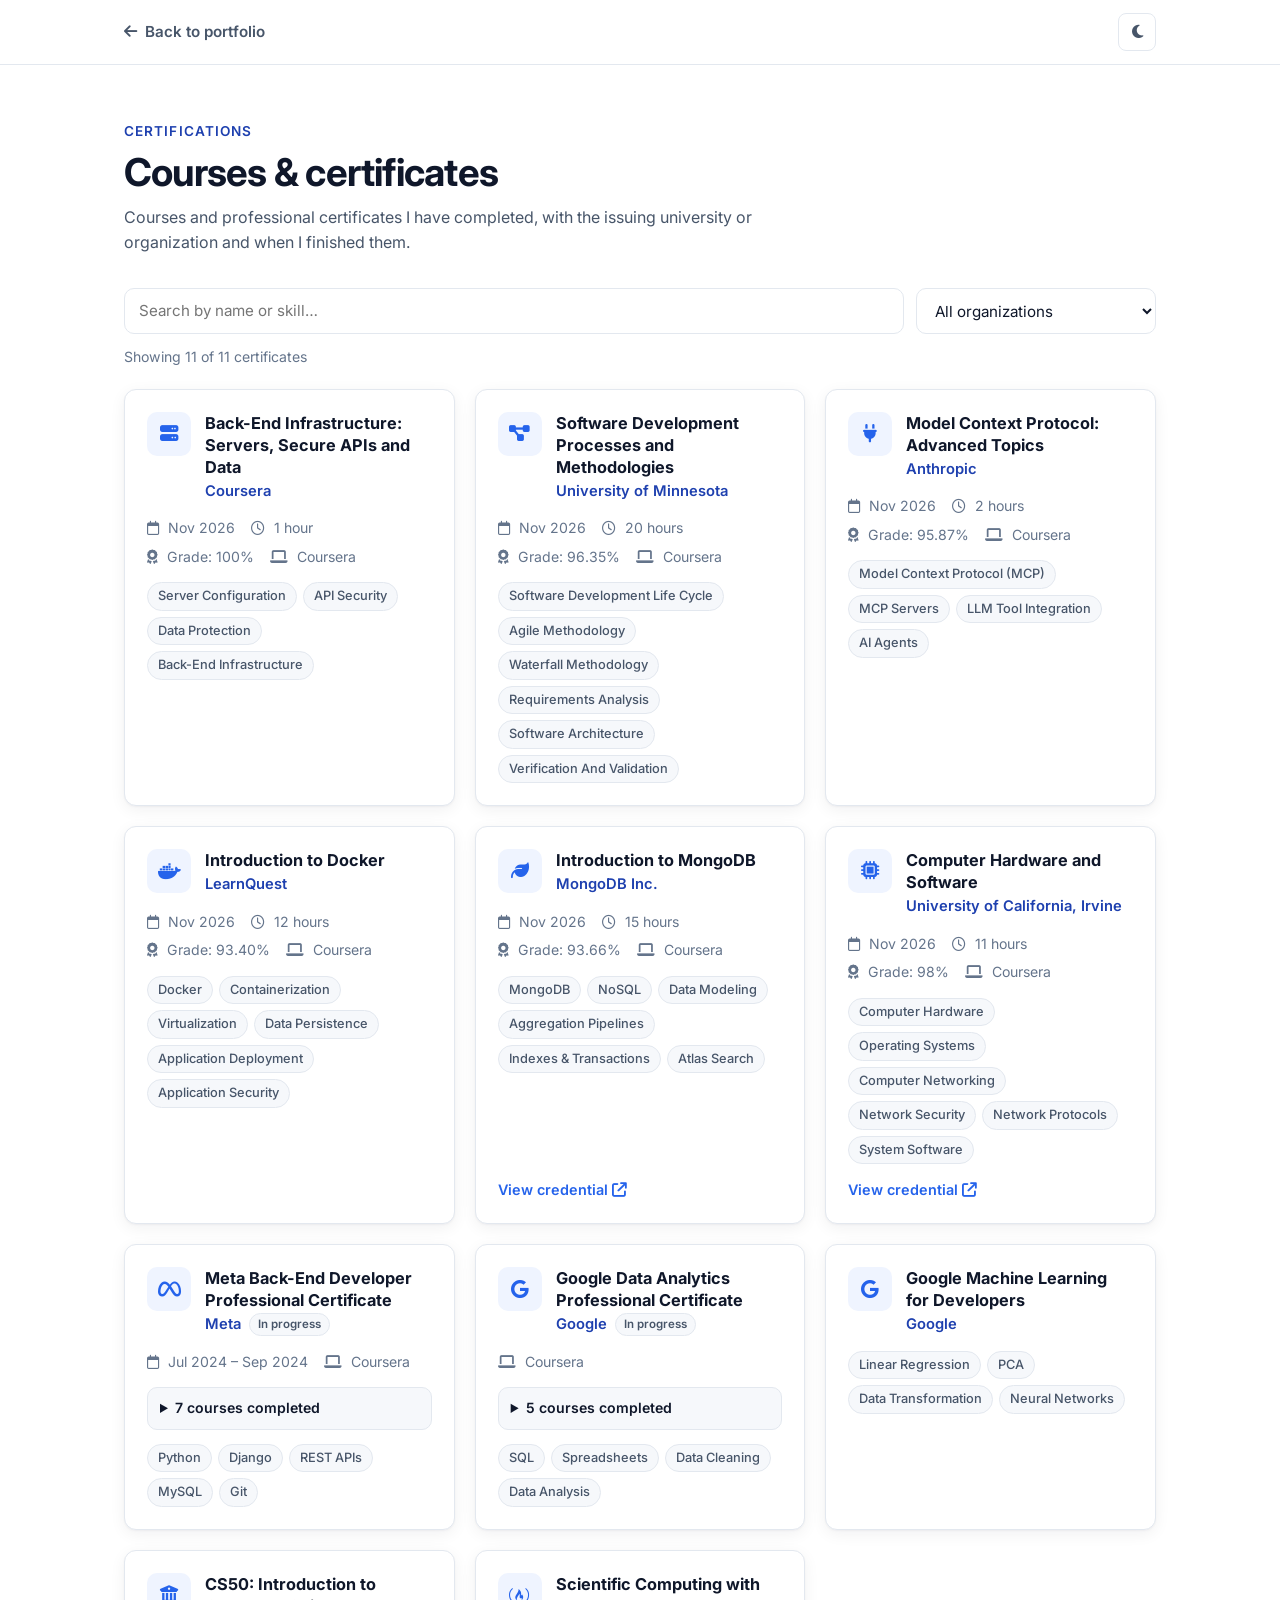
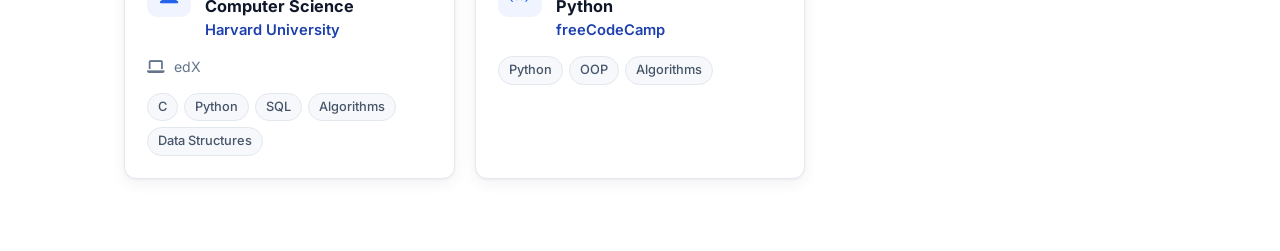
<file: certifications.html>
<!DOCTYPE html>
<html lang="en">
<head>
    <meta charset="UTF-8">
    <meta name="viewport" content="width=device-width, initial-scale=1.0">
    <title>Certifications · Sourabh Gurav</title>
    <meta name="description" content="Certificates completed by Sourabh Gurav, with completion dates and issuing universities and organizations.">
    <link rel="canonical" href="https://sougur.github.io/certifications.html">
    <link rel="icon" href="images/favicon.png">
    <link rel="stylesheet" href="https://cdnjs.cloudflare.com/ajax/libs/font-awesome/6.4.0/css/all.min.css">
    <link rel="preconnect" href="https://fonts.googleapis.com">
    <link rel="preconnect" href="https://fonts.gstatic.com" crossorigin>
    <link href="https://fonts.googleapis.com/css2?family=Inter:wght@400;500;600;700;800&display=swap" rel="stylesheet">
    <link rel="stylesheet" href="css/certificates.css">
    <style>
        * { margin: 0; padding: 0; box-sizing: border-box; }

        /* Same design tokens as index.html */
        :root {
            --bg: #ffffff;
            --bg-alt: #f6f8fb;
            --surface: #ffffff;
            --border: #e3e8ef;
            --text: #0f172a;
            --text-muted: #475569;
            --text-soft: #64748b;
            --accent: #2563eb;
            --accent-hover: #1d4ed8;
            --accent-soft: #eff4ff;
            --accent-text: #1e40af;
            --shadow: 0 1px 2px rgba(15, 23, 42, 0.04), 0 4px 16px rgba(15, 23, 42, 0.06);
            --radius: 12px;
            --nav-bg: rgba(255, 255, 255, 0.9);
        }
        @media (prefers-color-scheme: dark) {
            :root:not([data-theme="light"]) {
                --bg: #0b1120; --bg-alt: #0f172a; --surface: #131c31; --border: #1f2a44;
                --text: #e6ebf5; --text-muted: #a5b1c7; --text-soft: #8291ab;
                --accent: #60a5fa; --accent-hover: #93c5fd; --accent-soft: #15233f; --accent-text: #93c5fd;
                --shadow: 0 1px 2px rgba(0, 0, 0, 0.3), 0 4px 16px rgba(0, 0, 0, 0.25);
                --nav-bg: rgba(11, 17, 32, 0.9);
            }
        }
        :root[data-theme="dark"] {
            --bg: #0b1120; --bg-alt: #0f172a; --surface: #131c31; --border: #1f2a44;
            --text: #e6ebf5; --text-muted: #a5b1c7; --text-soft: #8291ab;
            --accent: #60a5fa; --accent-hover: #93c5fd; --accent-soft: #15233f; --accent-text: #93c5fd;
            --shadow: 0 1px 2px rgba(0, 0, 0, 0.3), 0 4px 16px rgba(0, 0, 0, 0.25);
            --nav-bg: rgba(11, 17, 32, 0.9);
        }

        body {
            font-family: 'Inter', -apple-system, BlinkMacSystemFont, 'Segoe UI', sans-serif;
            background: var(--bg);
            color: var(--text);
            line-height: 1.6;
            -webkit-font-smoothing: antialiased;
        }
        a { color: var(--accent); text-decoration: none; }
        a:hover { color: var(--accent-hover); }

        .container { max-width: 1080px; margin: 0 auto; padding: 0 16px; }
        @media (min-width: 640px) { .container { padding: 0 24px; } }

        header {
            position: sticky; top: 0; z-index: 100;
            background: var(--nav-bg);
            backdrop-filter: blur(10px);
            -webkit-backdrop-filter: blur(10px);
            border-bottom: 1px solid var(--border);
        }
        nav { display: flex; align-items: center; justify-content: space-between; height: 64px; gap: 16px; }
        .back { color: var(--text-muted); font-weight: 600; font-size: 0.95rem; display: inline-flex; align-items: center; gap: 8px; }
        .back:hover { color: var(--text); }
        .icon-btn {
            width: 38px; height: 38px; border-radius: 8px; border: 1px solid var(--border);
            background: var(--surface); color: var(--text-muted); cursor: pointer;
            display: inline-flex; align-items: center; justify-content: center; font-size: 0.95rem;
        }
        .icon-btn:hover { color: var(--text); }

        main { padding: 56px 0 72px; }
        .eyebrow { color: var(--accent-text); font-weight: 600; font-size: 0.85rem; text-transform: uppercase; letter-spacing: 0.08em; }
        h1 { font-size: clamp(1.8rem, 4vw, 2.4rem); letter-spacing: -0.02em; line-height: 1.2; margin-top: 6px; }
        .intro { color: var(--text-muted); margin: 10px 0 32px; max-width: 640px; }
    </style>
</head>
<body>
<header>
    <div class="container">
        <nav>
            <a href="index.html#certifications" class="back"><i class="fas fa-arrow-left"></i> Back to portfolio</a>
            <button class="icon-btn" id="themeToggle" aria-label="Toggle dark mode"><i class="fas fa-moon"></i></button>
        </nav>
    </div>
</header>

<main>
    <div class="container">
        <div class="eyebrow">Certifications</div>
        <h1>Courses &amp; certificates</h1>
        <p class="intro">
            Courses and professional certificates I have completed, with the issuing
            university or organization and when I finished them.
        </p>

        <div class="cert-toolbar">
            <input id="cert-search" type="search" placeholder="Search by name or skill…" aria-label="Search certificates">
            <select id="cert-filter" aria-label="Filter by organization"></select>
        </div>
        <p id="cert-summary" class="cert-summary"></p>

        <div id="cert-list" class="cert-grid"></div>
    </div>
</main>

<script src="js/certificates-data.js"></script>
<script src="js/certificates.js"></script>
<script>
// Theme toggle: same behaviour and storage key as index.html, so the choice carries over.
(function () {
    const root = document.documentElement;
    const icon = document.querySelector('#themeToggle i');
    const prefersDark = window.matchMedia('(prefers-color-scheme: dark)');
    let saved = null;
    try { saved = localStorage.getItem('theme'); } catch (e) {}
    if (saved) root.setAttribute('data-theme', saved);

    function isDark() {
        const t = root.getAttribute('data-theme');
        return t ? t === 'dark' : prefersDark.matches;
    }
    function syncIcon() { icon.className = isDark() ? 'fas fa-sun' : 'fas fa-moon'; }
    syncIcon();
    prefersDark.addEventListener('change', syncIcon);

    document.getElementById('themeToggle').addEventListener('click', () => {
        const next = isDark() ? 'light' : 'dark';
        root.setAttribute('data-theme', next);
        try { localStorage.setItem('theme', next); } catch (e) {}
        syncIcon();
    });
})();
</script>
</body>
</html>
</file>
<file: css/certificates.css>
/* Certificate cards - shared by index.html and certifications.html.
   Uses the design tokens (--surface, --border, --accent, ...) defined in each page's :root. */

.cert-grid {
    display: grid;
    grid-template-columns: repeat(auto-fill, minmax(280px, 1fr));
    gap: 20px;
}

.cert-card {
    display: flex;
    flex-direction: column;
    gap: 14px;
    background: var(--surface);
    border: 1px solid var(--border);
    border-radius: var(--radius);
    padding: 22px;
    box-shadow: var(--shadow);
    min-width: 0;
}

.cert-header {
    display: flex;
    align-items: flex-start;
    gap: 14px;
}

.cert-badge {
    flex-shrink: 0;
    width: 44px;
    height: 44px;
    border-radius: 10px;
    display: flex;
    align-items: center;
    justify-content: center;
    font-size: 1.15rem;
    background: var(--accent-soft);
    color: var(--accent);
}

.cert-title {
    font-size: 1.02rem;
    font-weight: 700;
    line-height: 1.35;
    color: var(--text);
    overflow-wrap: anywhere;
}

.cert-issuer {
    color: var(--accent-text);
    font-weight: 600;
    font-size: 0.92rem;
    margin-top: 2px;
}

.cert-meta {
    display: flex;
    flex-wrap: wrap;
    gap: 6px 16px;
    font-size: 0.88rem;
    color: var(--text-soft);
}

.cert-meta i {
    margin-right: 5px;
}

.cert-skills {
    display: flex;
    flex-wrap: wrap;
    gap: 6px;
}

.cert-skill {
    background: var(--bg-alt);
    border: 1px solid var(--border);
    color: var(--text-muted);
    padding: 3px 10px;
    border-radius: 999px;
    font-size: 0.8rem;
    font-weight: 500;
}

.cert-link {
    margin-top: auto;
    font-weight: 600;
    font-size: 0.9rem;
}

.cert-more {
    text-align: center;
    margin-top: 32px;
}

.cert-empty {
    color: var(--text-soft);
    grid-column: 1 / -1;
    text-align: center;
    padding: 40px 0;
}

/* ---- Standalone certifications.html page ---- */

.cert-toolbar {
    display: flex;
    flex-wrap: wrap;
    gap: 12px;
    margin-bottom: 12px;
}

.cert-toolbar input,
.cert-toolbar select {
    font: inherit;
    font-size: 0.95rem;
    padding: 10px 14px;
    border: 1px solid var(--border);
    border-radius: 10px;
    background: var(--surface);
    color: var(--text);
    min-width: 0;
}

.cert-toolbar input { flex: 1 1 240px; }
.cert-toolbar select { flex: 0 1 240px; }

.cert-summary {
    font-size: 0.88rem;
    color: var(--text-soft);
    margin-bottom: 20px;
}

@media (max-width: 480px) {
    .cert-toolbar select { flex: 1 1 100%; }
}

/* ---- Grouped programs (several courses under one certificate) ---- */

.cert-status {
    display: inline-block;
    margin-left: 8px;
    padding: 1px 8px;
    border-radius: 999px;
    font-size: 0.72rem;
    font-weight: 600;
    vertical-align: 1px;
    color: var(--text-muted);
    background: var(--bg-alt);
    border: 1px solid var(--border);
}

.cert-courses {
    border: 1px solid var(--border);
    border-radius: 10px;
    background: var(--bg-alt);
}

.cert-courses summary {
    cursor: pointer;
    padding: 9px 12px;
    font-size: 0.88rem;
    font-weight: 600;
    color: var(--text);
}

.cert-courses ul {
    list-style: none;
    padding: 0 12px 10px;
}

.cert-courses li {
    display: flex;
    justify-content: space-between;
    align-items: baseline;
    gap: 10px;
    padding: 6px 0;
    border-top: 1px solid var(--border);
    font-size: 0.85rem;
}

.cert-course-title {
    color: var(--text-muted);
    min-width: 0;
}

.cert-course-meta {
    flex-shrink: 0;
    display: inline-flex;
    gap: 10px;
    color: var(--text-soft);
    font-size: 0.8rem;
}

.cert-course-meta a {
    font-weight: 600;
}
</file>
